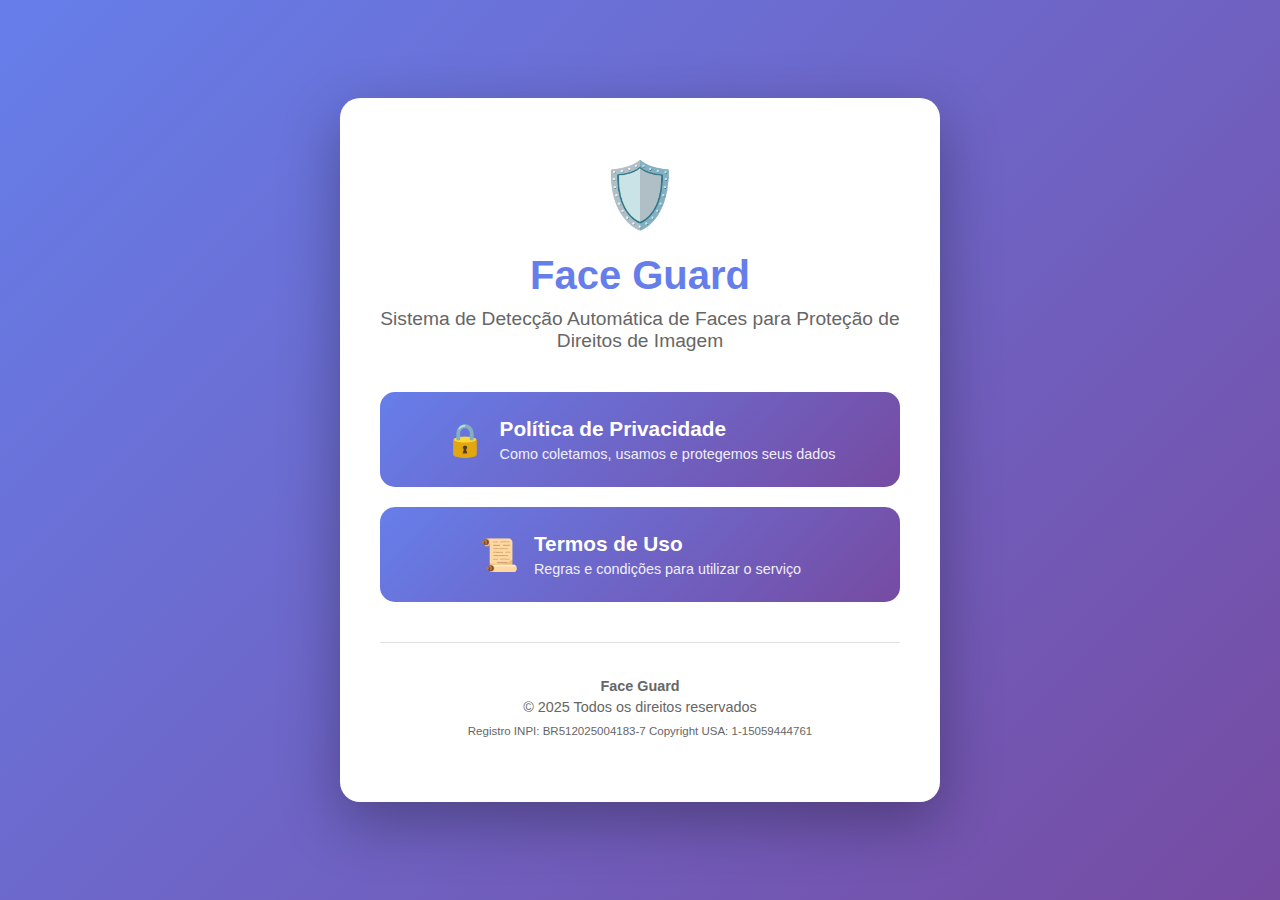
<file: index.html>
<!DOCTYPE html>
<html lang="pt-BR">
<head>
    <meta charset="UTF-8">
    <meta name="viewport" content="width=device-width, initial-scale=1.0">
    <title>Face Guard - Documentação Legal</title>
    <style>
        * {
            margin: 0;
            padding: 0;
            box-sizing: border-box;
        }
        
        body {
            font-family: -apple-system, BlinkMacSystemFont, 'Segoe UI', Roboto, Oxygen, Ubuntu, Cantarell, sans-serif;
            background: linear-gradient(135deg, #667eea 0%, #764ba2 100%);
            min-height: 100vh;
            display: flex;
            align-items: center;
            justify-content: center;
            padding: 20px;
        }
        
        .container {
            background: white;
            border-radius: 20px;
            box-shadow: 0 20px 60px rgba(0,0,0,0.3);
            padding: 60px 40px;
            max-width: 600px;
            text-align: center;
        }
        
        .logo {
            font-size: 4em;
            margin-bottom: 20px;
        }
        
        h1 {
            color: #667eea;
            font-size: 2.5em;
            margin-bottom: 10px;
        }
        
        .subtitle {
            color: #666;
            font-size: 1.2em;
            margin-bottom: 40px;
        }
        
        .links {
            display: flex;
            flex-direction: column;
            gap: 20px;
        }
        
        .link-card {
            background: linear-gradient(135deg, #667eea 0%, #764ba2 100%);
            color: white;
            padding: 25px;
            border-radius: 15px;
            text-decoration: none;
            transition: transform 0.3s, box-shadow 0.3s;
            display: flex;
            align-items: center;
            justify-content: center;
            gap: 15px;
        }
        
        .link-card:hover {
            transform: translateY(-5px);
            box-shadow: 0 10px 30px rgba(102, 126, 234, 0.4);
        }
        
        .link-card .icon {
            font-size: 2em;
        }
        
        .link-card .text {
            text-align: left;
        }
        
        .link-card .title {
            font-size: 1.3em;
            font-weight: bold;
            margin-bottom: 5px;
        }
        
        .link-card .description {
            font-size: 0.9em;
            opacity: 0.9;
        }
        
        .footer {
            margin-top: 40px;
            padding-top: 30px;
            border-top: 1px solid #e0e0e0;
            color: #666;
            font-size: 0.9em;
        }
        
        .footer p {
            margin: 5px 0;
        }
        
        @media (max-width: 768px) {
            .container {
                padding: 40px 20px;
            }
            h1 {
                font-size: 2em;
            }
            .link-card {
                flex-direction: column;
                text-align: center;
            }
            .link-card .text {
                text-align: center;
            }
        }
    </style>
</head>
<body>
    <div class="container">
        <div class="logo">🛡️</div>
        <h1>Face Guard</h1>
        <p class="subtitle">Sistema de Detecção Automática de Faces  
para Proteção de Direitos de Imagem</p>
        
        <div class="links">
            <a href="privacy-policy.html" class="link-card">
                <div class="icon">🔒</div>
                <div class="text">
                    <div class="title">Política de Privacidade</div>
                    <div class="description">Como coletamos, usamos e protegemos seus dados</div>
                </div>
            </a>
            
            <a href="terms-of-service.html" class="link-card">
                <div class="icon">📜</div>
                <div class="text">
                    <div class="title">Termos de Uso</div>
                    <div class="description">Regras e condições para utilizar o serviço</div>
                </div>
            </a>
        </div>
        
        <div class="footer">
            <p><strong>Face Guard</strong></p>
            <p>© 2025 Todos os direitos reservados</p>
            <p style="margin-top: 10px; font-size: 0.8em;">
                Registro INPI: BR512025004183-7  

                Copyright USA: 1-15059444761
            </p>
        </div>
    </div>
</body>
</html>
</file>
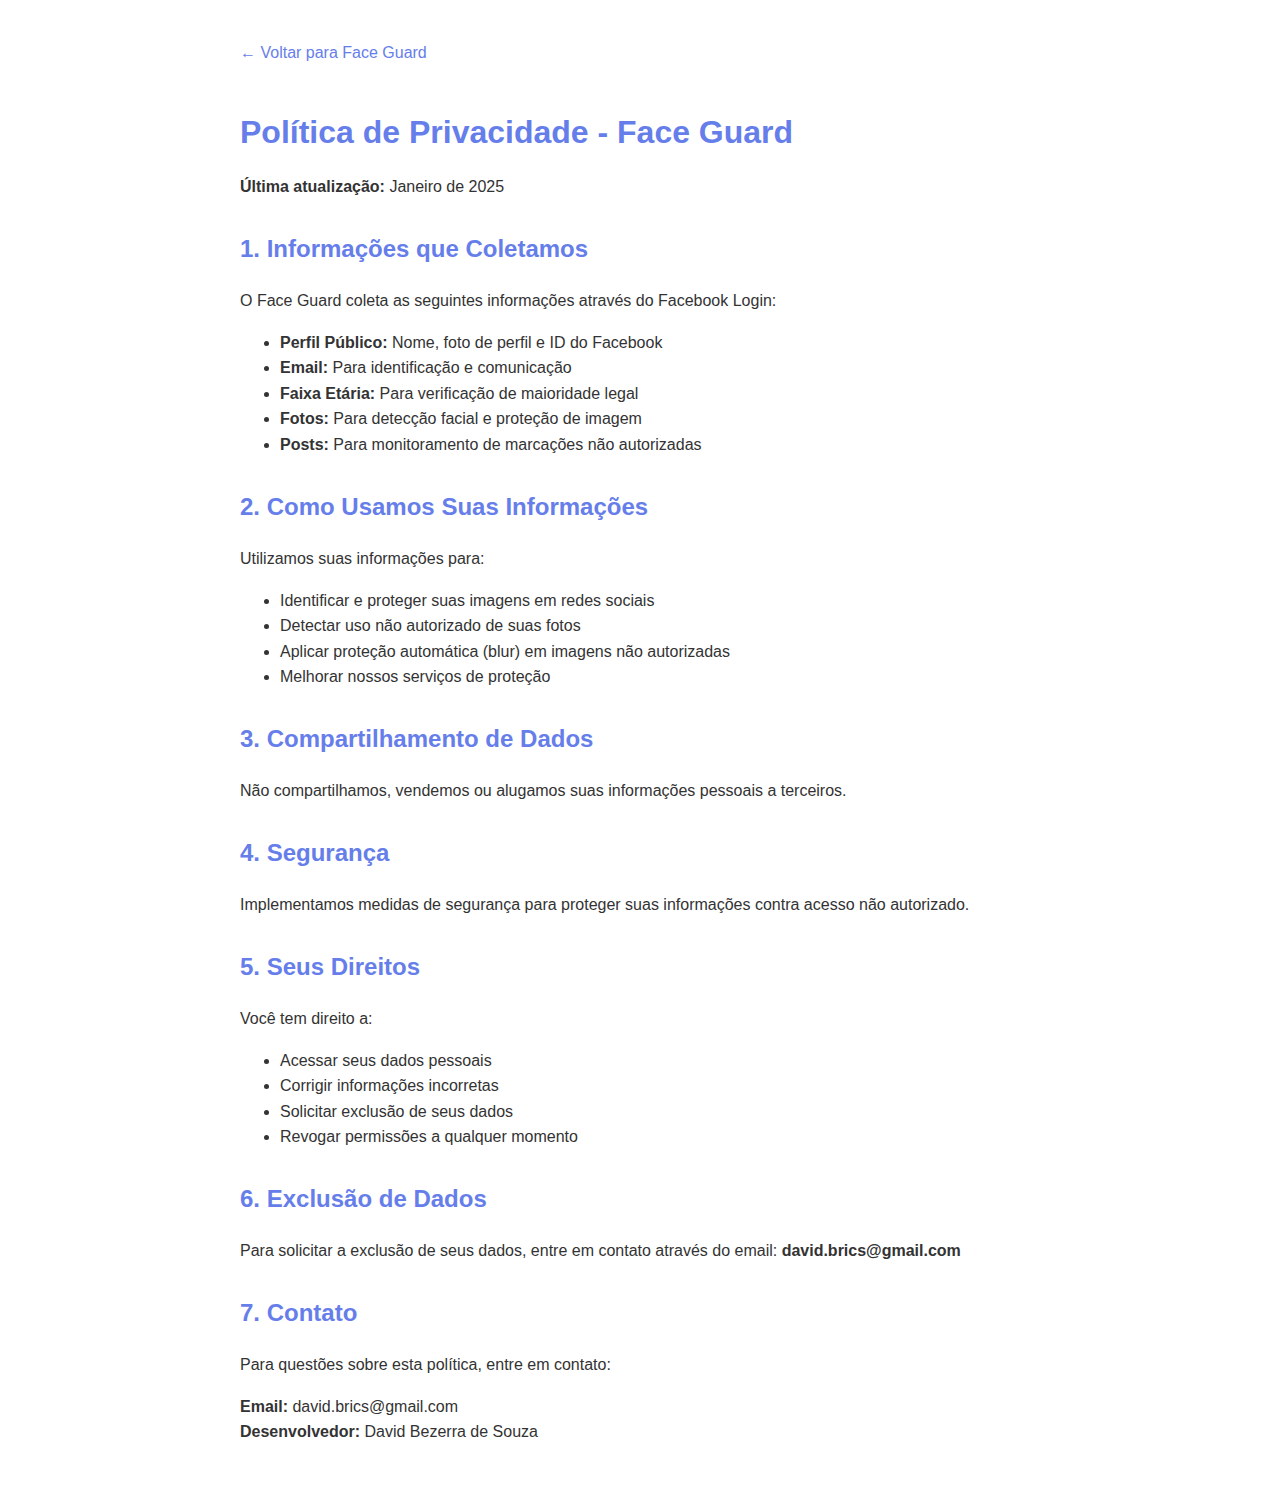
<file: privacy-policy.html>
<!DOCTYPE html>
<html lang="pt-BR">
<head>
    <meta charset="UTF-8">
    <meta name="viewport" content="width=device-width, initial-scale=1.0">
    <title>Privacy Policy - Face Guard</title>
    <style>
        body {
            font-family: -apple-system, BlinkMacSystemFont, 'Segoe UI', Roboto, sans-serif;
            line-height: 1.6;
            max-width: 800px;
            margin: 0 auto;
            padding: 40px 20px;
            color: #333;
        }
        h1 { color: #667eea; margin-bottom: 10px; }
        h2 { color: #667eea; margin-top: 30px; }
        .back-link { display: inline-block; margin-bottom: 20px; color: #667eea; text-decoration: none; }
        .back-link:hover { text-decoration: underline; }
    </style>
</head>
<body>
    <a href="../" class="back-link">← Voltar para Face Guard</a>
    
    <h1>Política de Privacidade - Face Guard</h1>
    <p><strong>Última atualização:</strong> Janeiro de 2025</p>

    <h2>1. Informações que Coletamos</h2>
    <p>O Face Guard coleta as seguintes informações através do Facebook Login:</p>
    <ul>
        <li><strong>Perfil Público:</strong> Nome, foto de perfil e ID do Facebook</li>
        <li><strong>Email:</strong> Para identificação e comunicação</li>
        <li><strong>Faixa Etária:</strong> Para verificação de maioridade legal</li>
        <li><strong>Fotos:</strong> Para detecção facial e proteção de imagem</li>
        <li><strong>Posts:</strong> Para monitoramento de marcações não autorizadas</li>
    </ul>

    <h2>2. Como Usamos Suas Informações</h2>
    <p>Utilizamos suas informações para:</p>
    <ul>
        <li>Identificar e proteger suas imagens em redes sociais</li>
        <li>Detectar uso não autorizado de suas fotos</li>
        <li>Aplicar proteção automática (blur) em imagens não autorizadas</li>
        <li>Melhorar nossos serviços de proteção</li>
    </ul>

    <h2>3. Compartilhamento de Dados</h2>
    <p>Não compartilhamos, vendemos ou alugamos suas informações pessoais a terceiros.</p>

    <h2>4. Segurança</h2>
    <p>Implementamos medidas de segurança para proteger suas informações contra acesso não autorizado.</p>

    <h2>5. Seus Direitos</h2>
    <p>Você tem direito a:</p>
    <ul>
        <li>Acessar seus dados pessoais</li>
        <li>Corrigir informações incorretas</li>
        <li>Solicitar exclusão de seus dados</li>
        <li>Revogar permissões a qualquer momento</li>
    </ul>

    <h2>6. Exclusão de Dados</h2>
    <p>Para solicitar a exclusão de seus dados, entre em contato através do email: <strong>david.brics@gmail.com</strong></p>

    <h2>7. Contato</h2>
    <p>Para questões sobre esta política, entre em contato:</p>
    <p><strong>Email:</strong> david.brics@gmail.com<br>
    <strong>Desenvolvedor:</strong> David Bezerra de Souza</p>
</body>
</html>
</file>
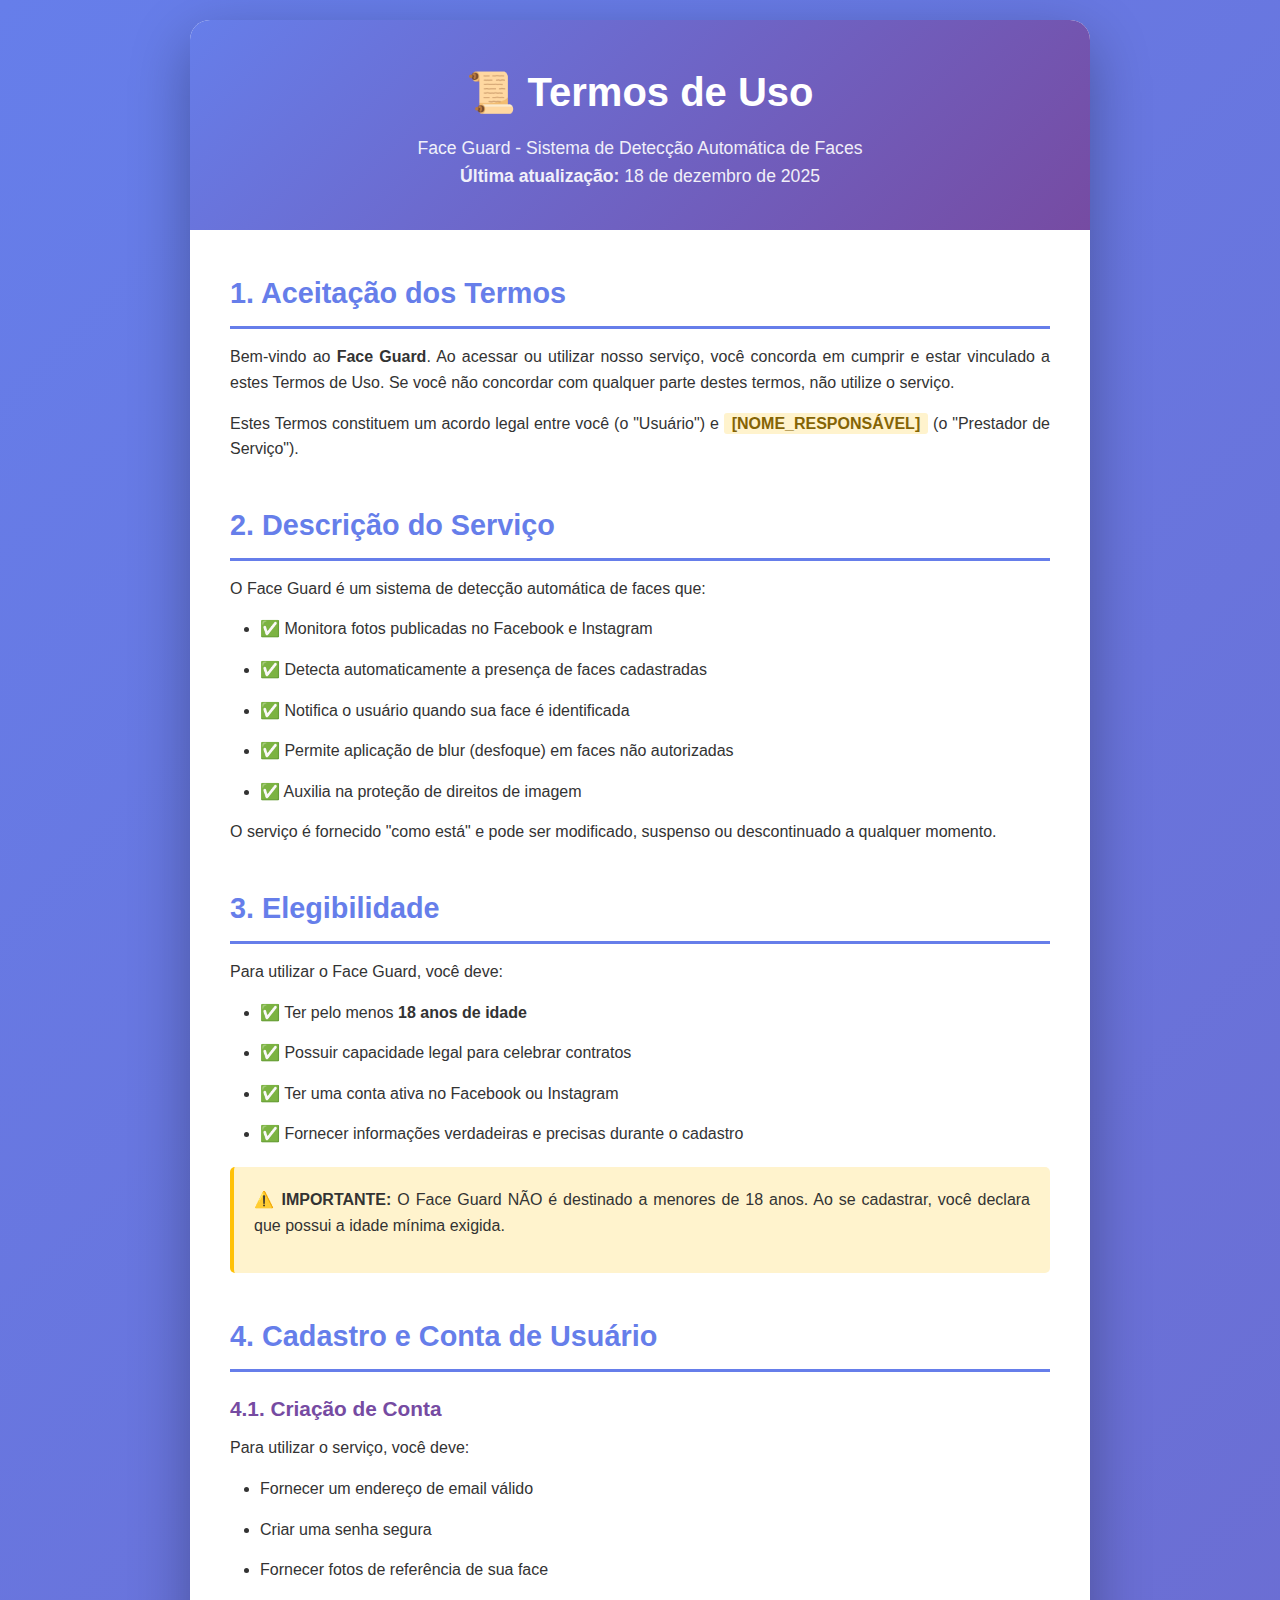
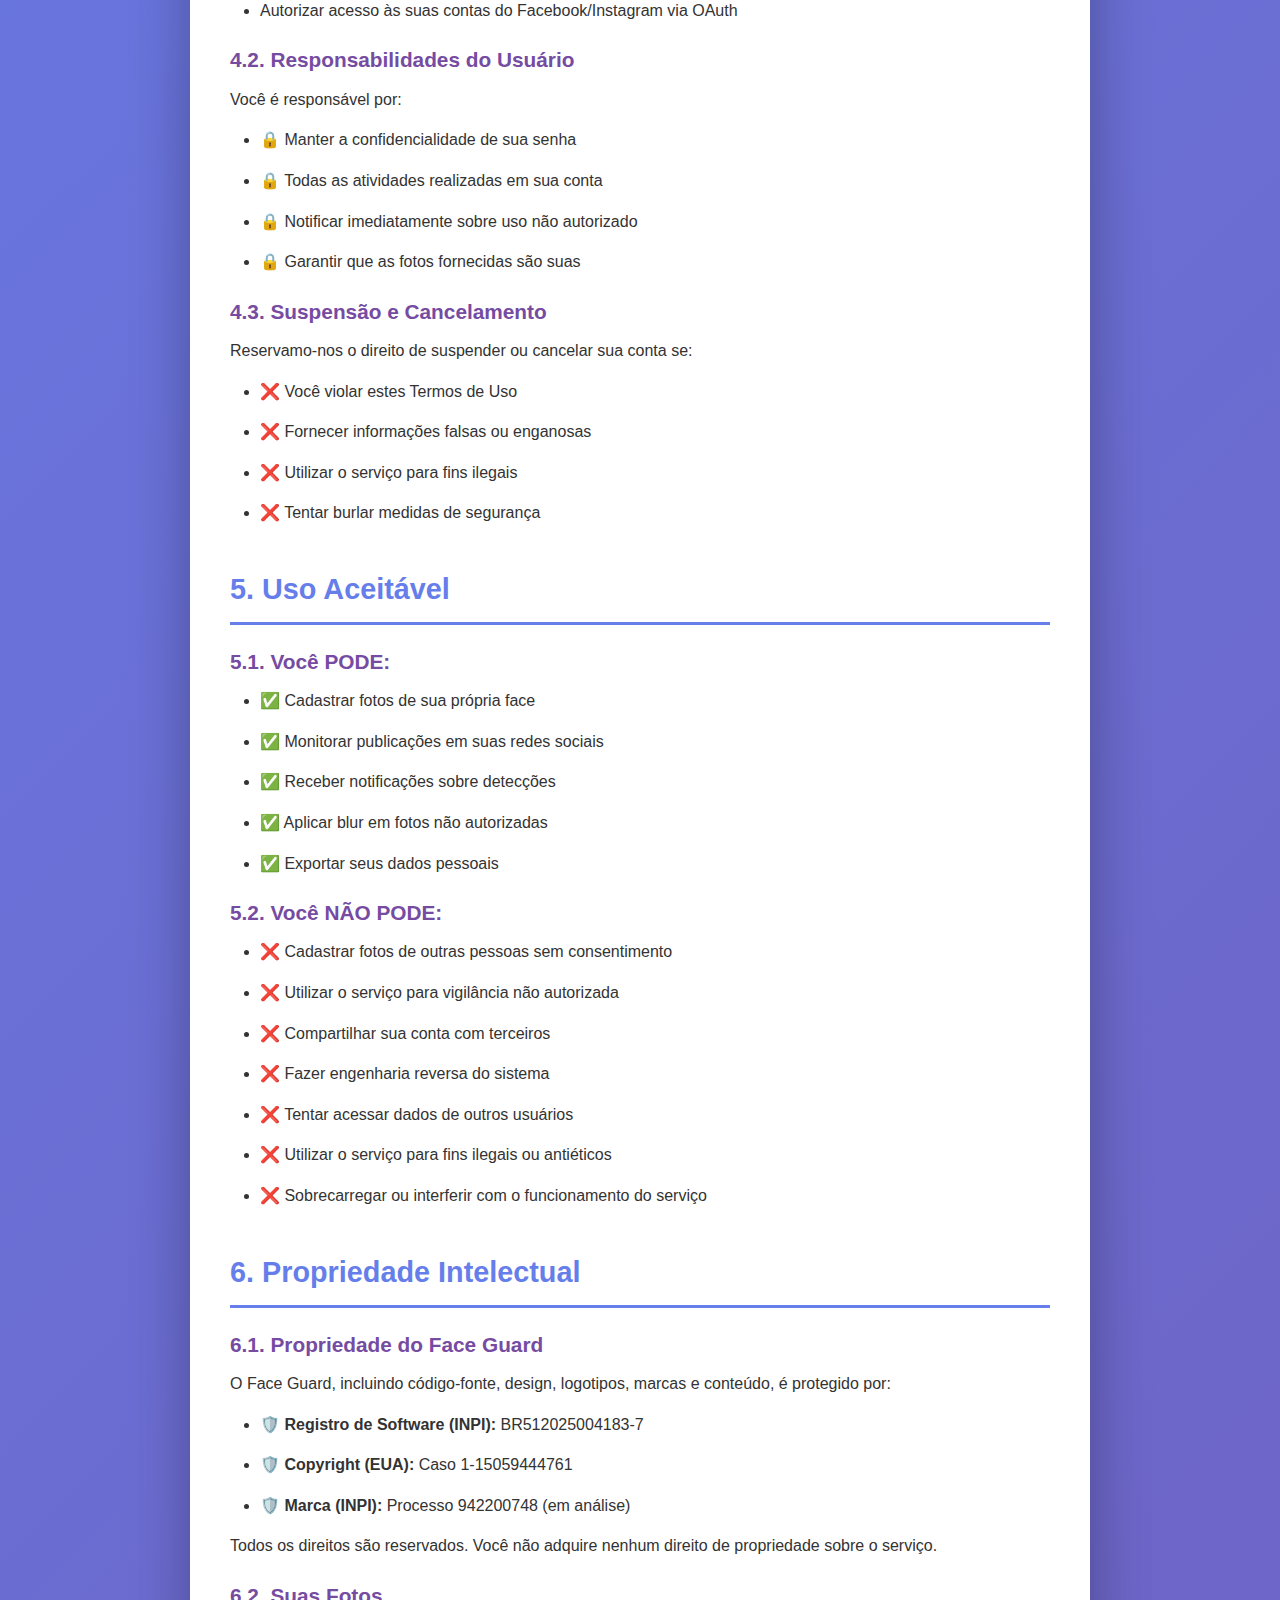
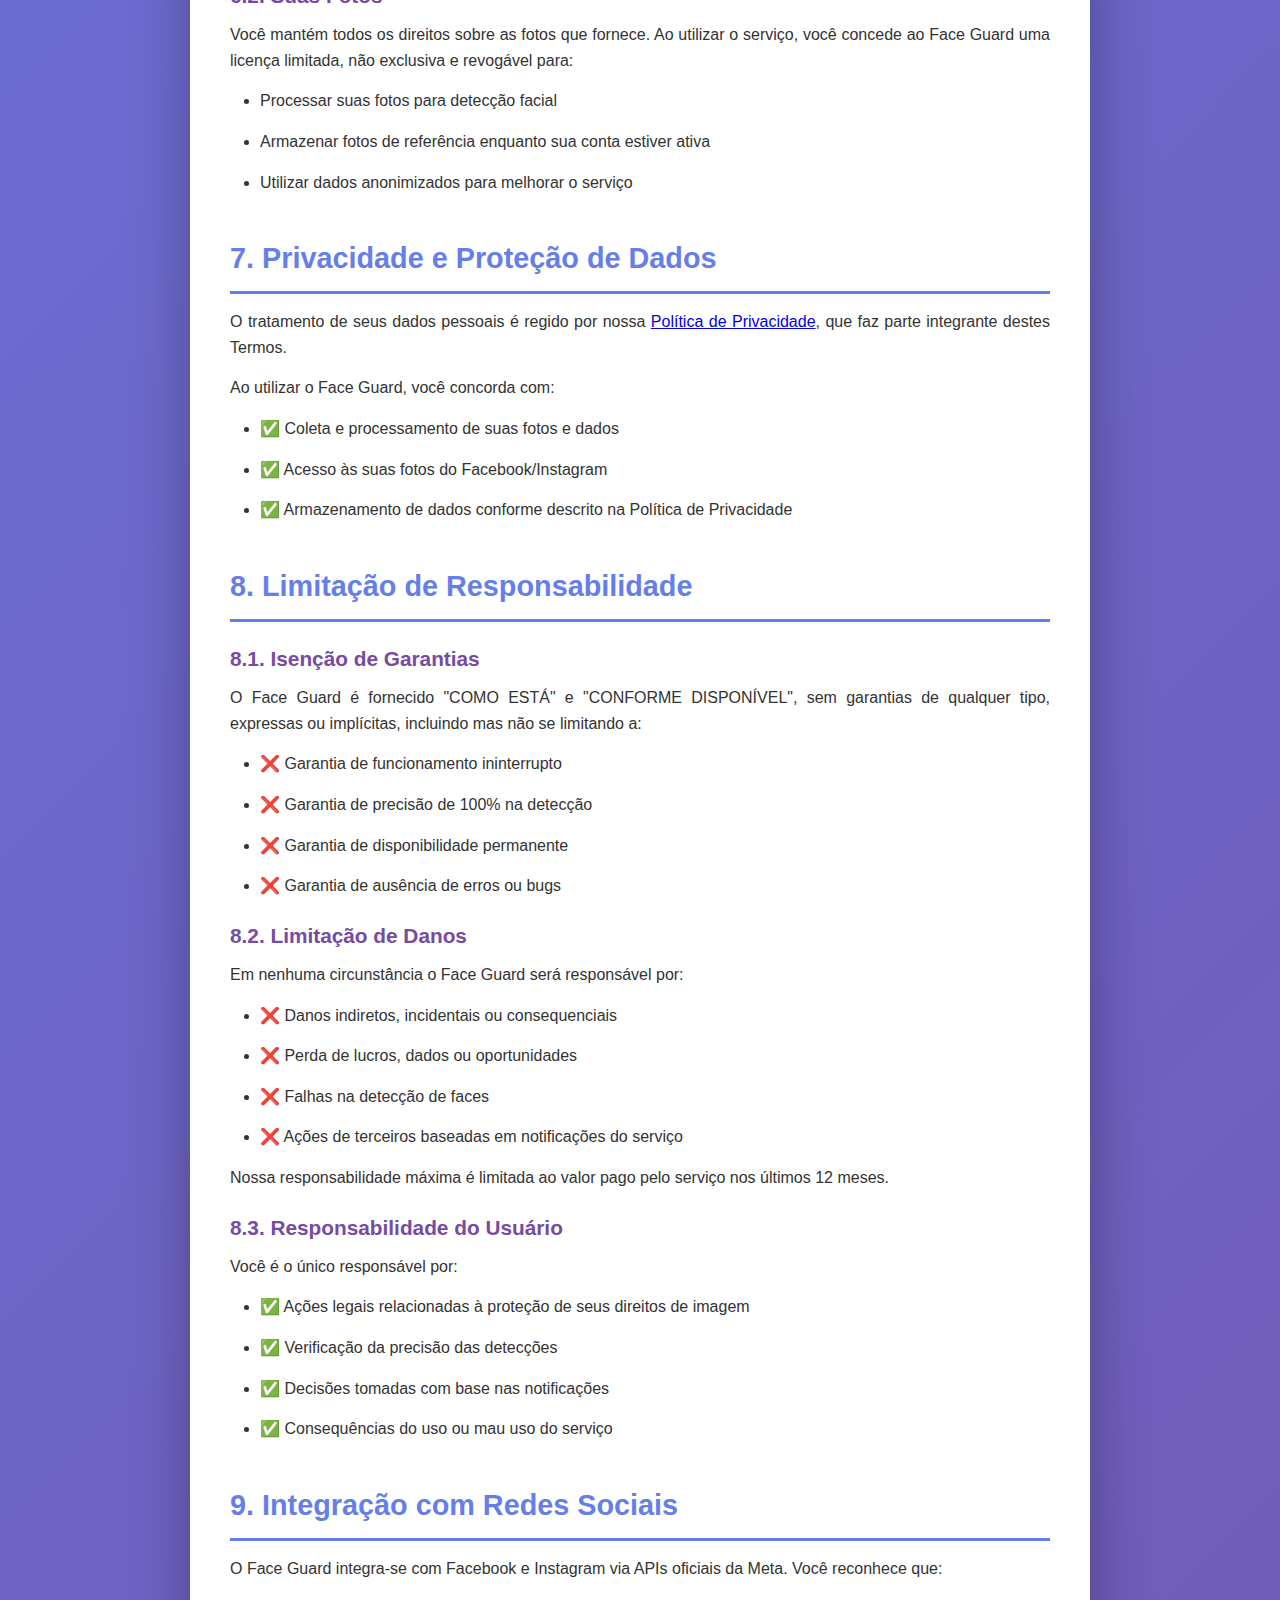
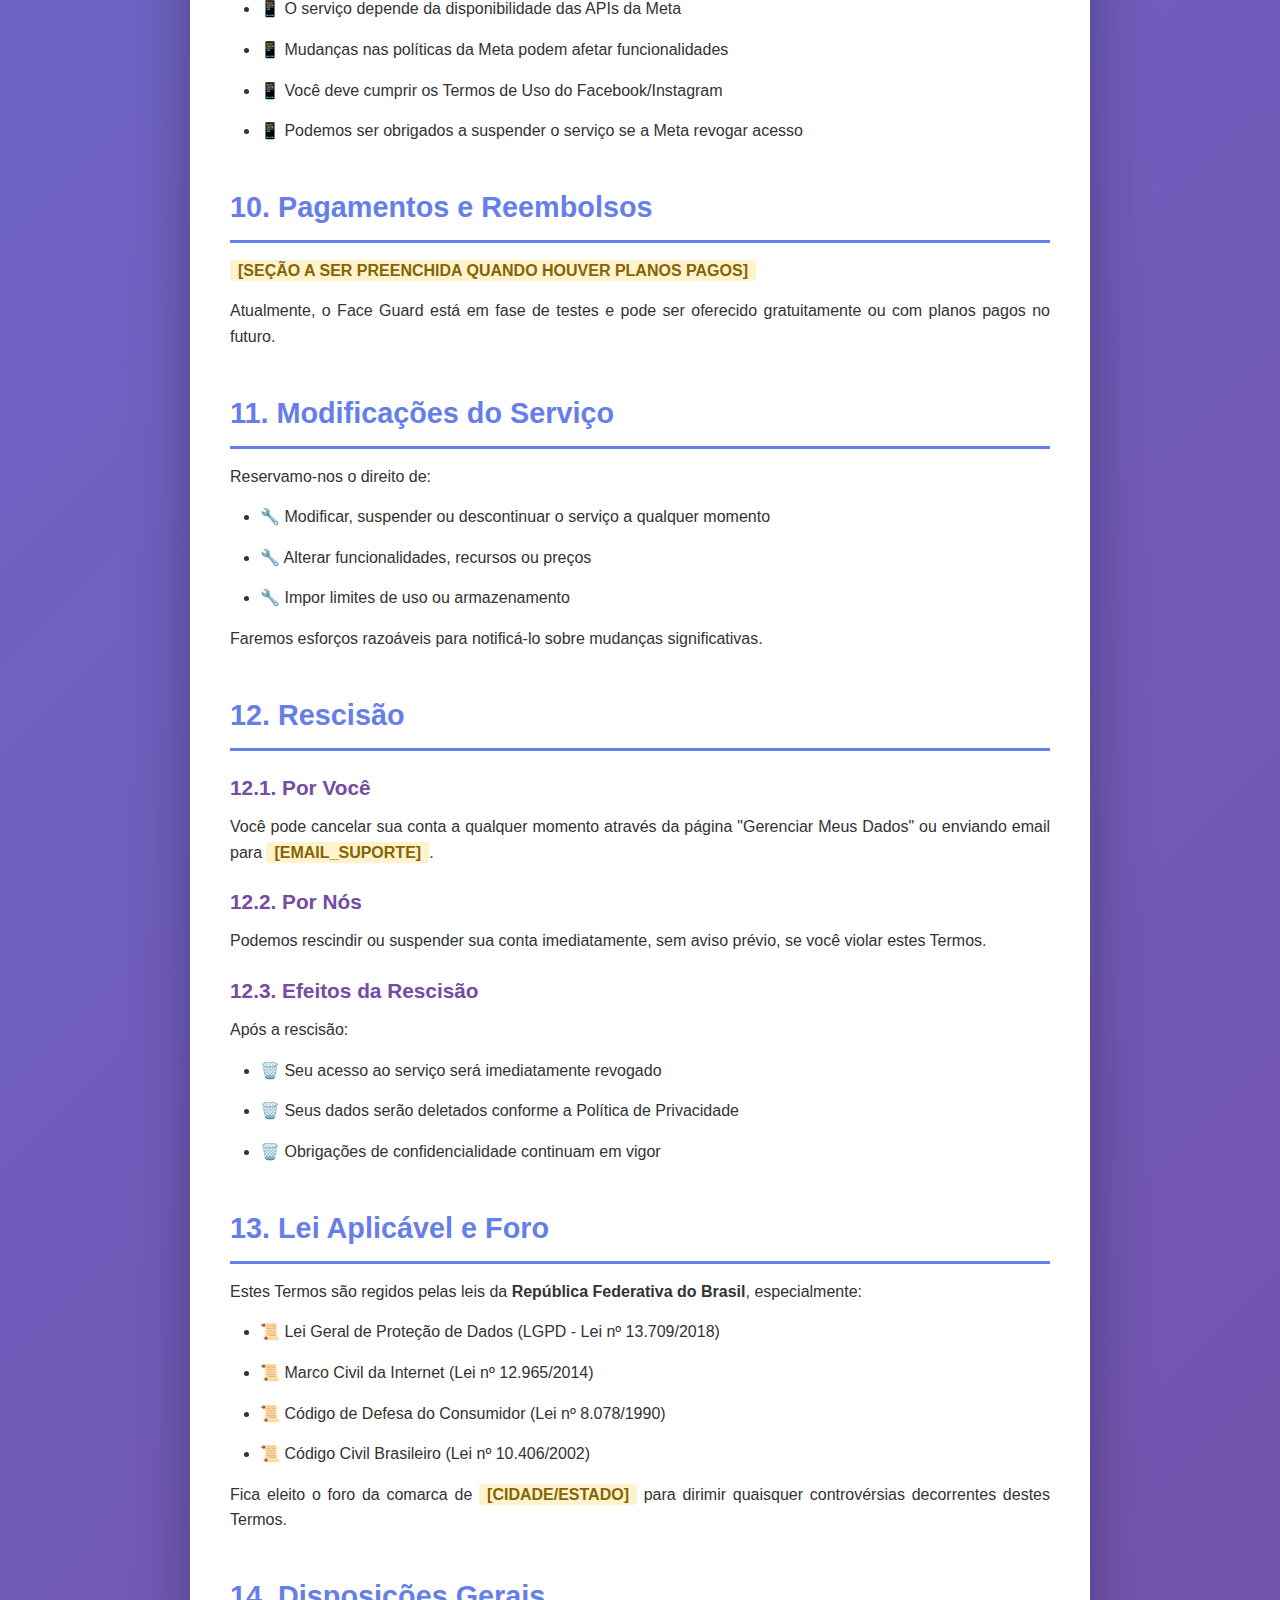
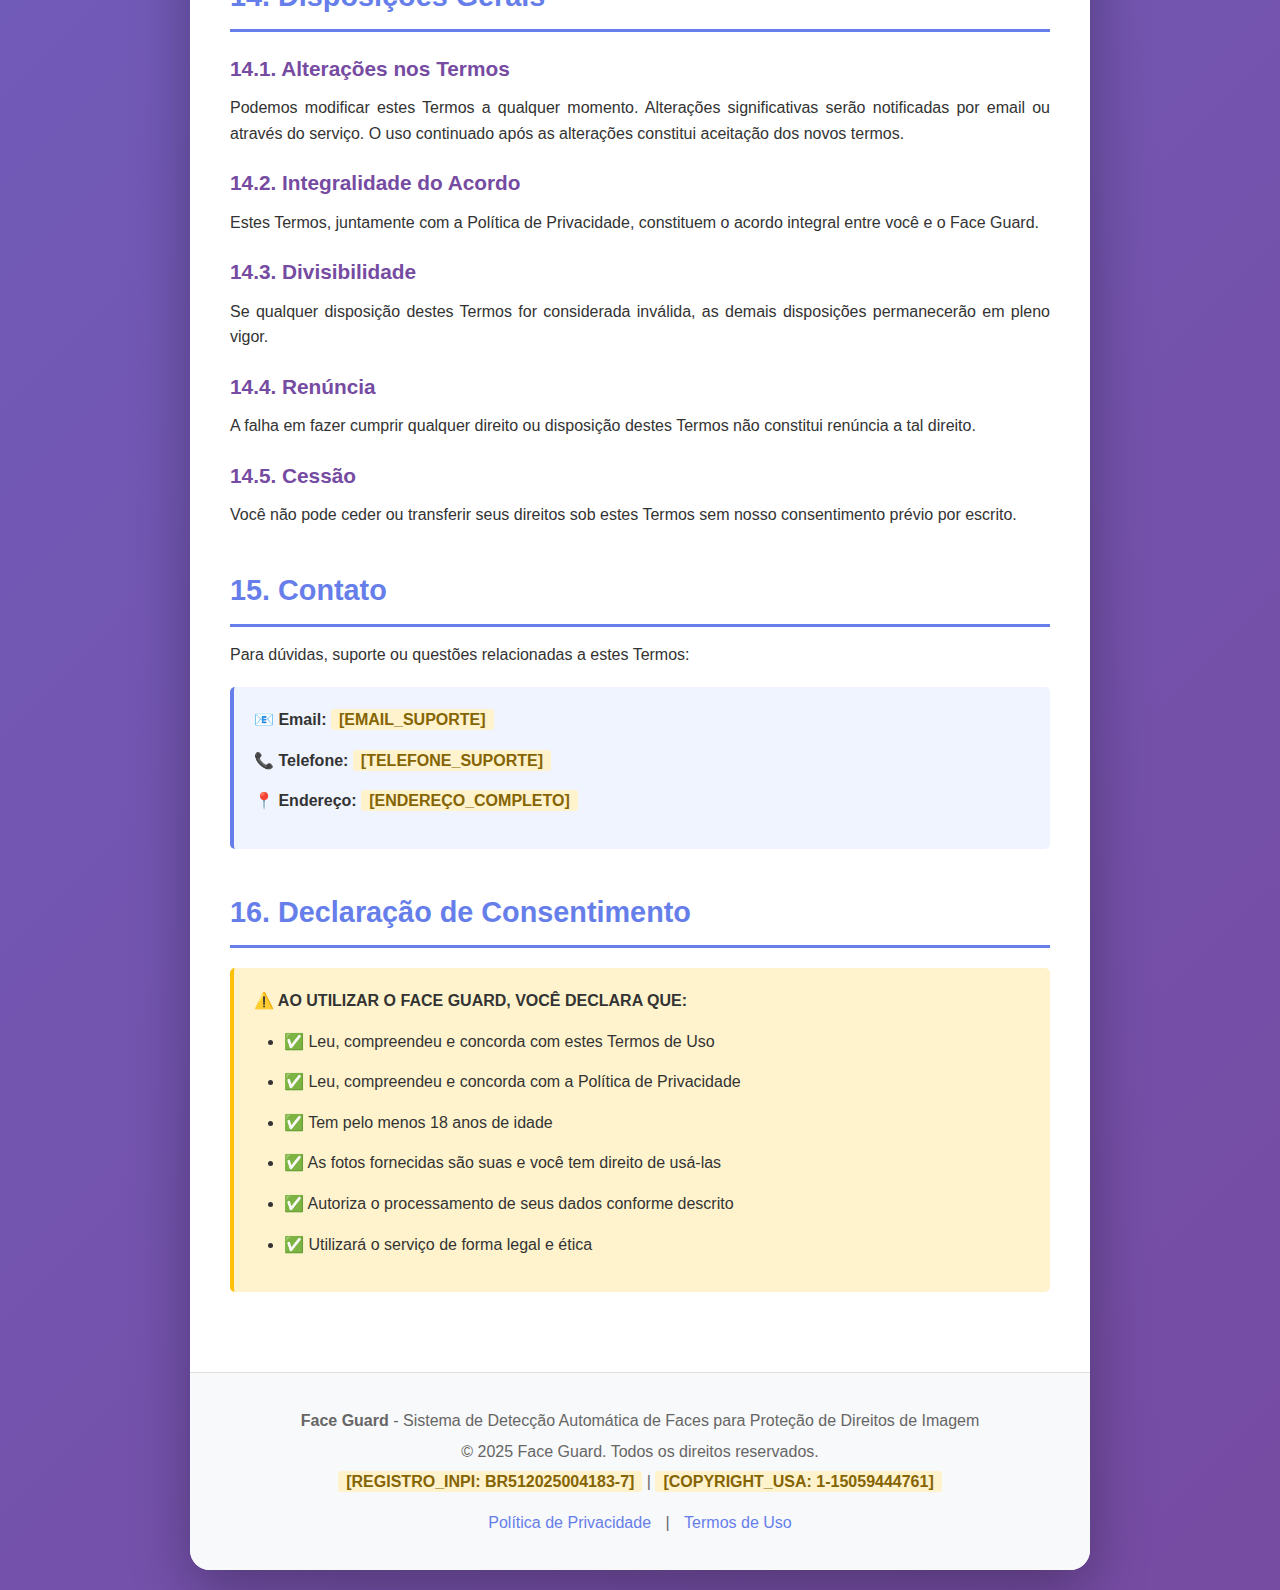
<file: terms-of-service.html>
<!DOCTYPE html>
<html lang="pt-BR">
<head>
    <meta charset="UTF-8">
    <meta name="viewport" content="width=device-width, initial-scale=1.0">
    <title>Termos de Uso - Face Guard</title>
    <style>
        * {
            margin: 0;
            padding: 0;
            box-sizing: border-box;
        }
        
        body {
            font-family: -apple-system, BlinkMacSystemFont, 'Segoe UI', Roboto, Oxygen, Ubuntu, Cantarell, sans-serif;
            line-height: 1.6;
            color: #333;
            background: linear-gradient(135deg, #667eea 0%, #764ba2 100%);
            min-height: 100vh;
            padding: 20px;
        }
        
        .container {
            max-width: 900px;
            margin: 0 auto;
            background: white;
            border-radius: 20px;
            box-shadow: 0 20px 60px rgba(0,0,0,0.3);
            overflow: hidden;
        }
        
        .header {
            background: linear-gradient(135deg, #667eea 0%, #764ba2 100%);
            color: white;
            padding: 40px;
            text-align: center;
        }
        
        .header h1 {
            font-size: 2.5em;
            margin-bottom: 10px;
        }
        
        .header p {
            font-size: 1.1em;
            opacity: 0.9;
        }
        
        .content {
            padding: 40px;
        }
        
        .section {
            margin-bottom: 40px;
        }
        
        .section h2 {
            color: #667eea;
            font-size: 1.8em;
            margin-bottom: 15px;
            padding-bottom: 10px;
            border-bottom: 3px solid #667eea;
        }
        
        .section h3 {
            color: #764ba2;
            font-size: 1.3em;
            margin: 20px 0 10px 0;
        }
        
        .section p, .section li {
            margin-bottom: 15px;
            text-align: justify;
        }
        
        .section ul {
            margin-left: 30px;
        }
        
        .highlight {
            background: #f0f4ff;
            padding: 20px;
            border-left: 4px solid #667eea;
            margin: 20px 0;
            border-radius: 5px;
        }
        
        .warning {
            background: #fff3cd;
            padding: 20px;
            border-left: 4px solid #ffc107;
            margin: 20px 0;
            border-radius: 5px;
        }
        
        .footer {
            background: #f8f9fa;
            padding: 30px 40px;
            text-align: center;
            color: #666;
            border-top: 1px solid #e0e0e0;
        }
        
        .footer p {
            margin: 5px 0;
        }
        
        .placeholder {
            background: #fff3cd;
            padding: 2px 8px;
            border-radius: 3px;
            font-weight: bold;
            color: #856404;
        }
        
        @media (max-width: 768px) {
            .header h1 {
                font-size: 2em;
            }
            .content {
                padding: 20px;
            }
            .section h2 {
                font-size: 1.5em;
            }
        }
    </style>
</head>
<body>
    <div class="container">
        <div class="header">
            <h1>📜 Termos de Uso</h1>
            <p>Face Guard - Sistema de Detecção Automática de Faces</p>
            <p><strong>Última atualização:</strong> 18 de dezembro de 2025</p>
        </div>
        
        <div class="content">
            <div class="section">
                <h2>1. Aceitação dos Termos</h2>
                <p>Bem-vindo ao <strong>Face Guard</strong>. Ao acessar ou utilizar nosso serviço, você concorda em cumprir e estar vinculado a estes Termos de Uso. Se você não concordar com qualquer parte destes termos, não utilize o serviço.</p>
                <p>Estes Termos constituem um acordo legal entre você (o "Usuário") e <span class="placeholder">[NOME_RESPONSÁVEL]</span> (o "Prestador de Serviço").</p>
            </div>

            <div class="section">
                <h2>2. Descrição do Serviço</h2>
                <p>O Face Guard é um sistema de detecção automática de faces que:</p>
                <ul>
                    <li>✅ Monitora fotos publicadas no Facebook e Instagram</li>
                    <li>✅ Detecta automaticamente a presença de faces cadastradas</li>
                    <li>✅ Notifica o usuário quando sua face é identificada</li>
                    <li>✅ Permite aplicação de blur (desfoque) em faces não autorizadas</li>
                    <li>✅ Auxilia na proteção de direitos de imagem</li>
                </ul>
                <p>O serviço é fornecido "como está" e pode ser modificado, suspenso ou descontinuado a qualquer momento.</p>
            </div>

            <div class="section">
                <h2>3. Elegibilidade</h2>
                <p>Para utilizar o Face Guard, você deve:</p>
                <ul>
                    <li>✅ Ter pelo menos <strong>18 anos de idade</strong></li>
                    <li>✅ Possuir capacidade legal para celebrar contratos</li>
                    <li>✅ Ter uma conta ativa no Facebook ou Instagram</li>
                    <li>✅ Fornecer informações verdadeiras e precisas durante o cadastro</li>
                </ul>
                <div class="warning">
                    <p><strong>⚠️ IMPORTANTE:</strong> O Face Guard NÃO é destinado a menores de 18 anos. Ao se cadastrar, você declara que possui a idade mínima exigida.</p>
                </div>
            </div>

            <div class="section">
                <h2>4. Cadastro e Conta de Usuário</h2>
                <h3>4.1. Criação de Conta</h3>
                <p>Para utilizar o serviço, você deve:</p>
                <ul>
                    <li>Fornecer um endereço de email válido</li>
                    <li>Criar uma senha segura</li>
                    <li>Fornecer fotos de referência de sua face</li>
                    <li>Autorizar acesso às suas contas do Facebook/Instagram via OAuth</li>
                </ul>

                <h3>4.2. Responsabilidades do Usuário</h3>
                <p>Você é responsável por:</p>
                <ul>
                    <li>🔒 Manter a confidencialidade de sua senha</li>
                    <li>🔒 Todas as atividades realizadas em sua conta</li>
                    <li>🔒 Notificar imediatamente sobre uso não autorizado</li>
                    <li>🔒 Garantir que as fotos fornecidas são suas</li>
                </ul>

                <h3>4.3. Suspensão e Cancelamento</h3>
                <p>Reservamo-nos o direito de suspender ou cancelar sua conta se:</p>
                <ul>
                    <li>❌ Você violar estes Termos de Uso</li>
                    <li>❌ Fornecer informações falsas ou enganosas</li>
                    <li>❌ Utilizar o serviço para fins ilegais</li>
                    <li>❌ Tentar burlar medidas de segurança</li>
                </ul>
            </div>

            <div class="section">
                <h2>5. Uso Aceitável</h2>
                <h3>5.1. Você PODE:</h3>
                <ul>
                    <li>✅ Cadastrar fotos de sua própria face</li>
                    <li>✅ Monitorar publicações em suas redes sociais</li>
                    <li>✅ Receber notificações sobre detecções</li>
                    <li>✅ Aplicar blur em fotos não autorizadas</li>
                    <li>✅ Exportar seus dados pessoais</li>
                </ul>

                <h3>5.2. Você NÃO PODE:</h3>
                <ul>
                    <li>❌ Cadastrar fotos de outras pessoas sem consentimento</li>
                    <li>❌ Utilizar o serviço para vigilância não autorizada</li>
                    <li>❌ Compartilhar sua conta com terceiros</li>
                    <li>❌ Fazer engenharia reversa do sistema</li>
                    <li>❌ Tentar acessar dados de outros usuários</li>
                    <li>❌ Utilizar o serviço para fins ilegais ou antiéticos</li>
                    <li>❌ Sobrecarregar ou interferir com o funcionamento do serviço</li>
                </ul>
            </div>

            <div class="section">
                <h2>6. Propriedade Intelectual</h2>
                <h3>6.1. Propriedade do Face Guard</h3>
                <p>O Face Guard, incluindo código-fonte, design, logotipos, marcas e conteúdo, é protegido por:</p>
                <ul>
                    <li>🛡️ <strong>Registro de Software (INPI):</strong> BR512025004183-7</li>
                    <li>🛡️ <strong>Copyright (EUA):</strong> Caso 1-15059444761</li>
                    <li>🛡️ <strong>Marca (INPI):</strong> Processo 942200748 (em análise)</li>
                </ul>
                <p>Todos os direitos são reservados. Você não adquire nenhum direito de propriedade sobre o serviço.</p>

                <h3>6.2. Suas Fotos</h3>
                <p>Você mantém todos os direitos sobre as fotos que fornece. Ao utilizar o serviço, você concede ao Face Guard uma licença limitada, não exclusiva e revogável para:</p>
                <ul>
                    <li>Processar suas fotos para detecção facial</li>
                    <li>Armazenar fotos de referência enquanto sua conta estiver ativa</li>
                    <li>Utilizar dados anonimizados para melhorar o serviço</li>
                </ul>
            </div>

            <div class="section">
                <h2>7. Privacidade e Proteção de Dados</h2>
                <p>O tratamento de seus dados pessoais é regido por nossa <a href="privacy-policy.html" target="_blank">Política de Privacidade</a>, que faz parte integrante destes Termos.</p>
                <p>Ao utilizar o Face Guard, você concorda com:</p>
                <ul>
                    <li>✅ Coleta e processamento de suas fotos e dados</li>
                    <li>✅ Acesso às suas fotos do Facebook/Instagram</li>
                    <li>✅ Armazenamento de dados conforme descrito na Política de Privacidade</li>
                </ul>
            </div>

            <div class="section">
                <h2>8. Limitação de Responsabilidade</h2>
                <h3>8.1. Isenção de Garantias</h3>
                <p>O Face Guard é fornecido "COMO ESTÁ" e "CONFORME DISPONÍVEL", sem garantias de qualquer tipo, expressas ou implícitas, incluindo mas não se limitando a:</p>
                <ul>
                    <li>❌ Garantia de funcionamento ininterrupto</li>
                    <li>❌ Garantia de precisão de 100% na detecção</li>
                    <li>❌ Garantia de disponibilidade permanente</li>
                    <li>❌ Garantia de ausência de erros ou bugs</li>
                </ul>

                <h3>8.2. Limitação de Danos</h3>
                <p>Em nenhuma circunstância o Face Guard será responsável por:</p>
                <ul>
                    <li>❌ Danos indiretos, incidentais ou consequenciais</li>
                    <li>❌ Perda de lucros, dados ou oportunidades</li>
                    <li>❌ Falhas na detecção de faces</li>
                    <li>❌ Ações de terceiros baseadas em notificações do serviço</li>
                </ul>
                <p>Nossa responsabilidade máxima é limitada ao valor pago pelo serviço nos últimos 12 meses.</p>

                <h3>8.3. Responsabilidade do Usuário</h3>
                <p>Você é o único responsável por:</p>
                <ul>
                    <li>✅ Ações legais relacionadas à proteção de seus direitos de imagem</li>
                    <li>✅ Verificação da precisão das detecções</li>
                    <li>✅ Decisões tomadas com base nas notificações</li>
                    <li>✅ Consequências do uso ou mau uso do serviço</li>
                </ul>
            </div>

            <div class="section">
                <h2>9. Integração com Redes Sociais</h2>
                <p>O Face Guard integra-se com Facebook e Instagram via APIs oficiais da Meta. Você reconhece que:</p>
                <ul>
                    <li>📱 O serviço depende da disponibilidade das APIs da Meta</li>
                    <li>📱 Mudanças nas políticas da Meta podem afetar funcionalidades</li>
                    <li>📱 Você deve cumprir os Termos de Uso do Facebook/Instagram</li>
                    <li>📱 Podemos ser obrigados a suspender o serviço se a Meta revogar acesso</li>
                </ul>
            </div>

            <div class="section">
                <h2>10. Pagamentos e Reembolsos</h2>
                <p><span class="placeholder">[SEÇÃO A SER PREENCHIDA QUANDO HOUVER PLANOS PAGOS]</span></p>
                <p>Atualmente, o Face Guard está em fase de testes e pode ser oferecido gratuitamente ou com planos pagos no futuro.</p>
            </div>

            <div class="section">
                <h2>11. Modificações do Serviço</h2>
                <p>Reservamo-nos o direito de:</p>
                <ul>
                    <li>🔧 Modificar, suspender ou descontinuar o serviço a qualquer momento</li>
                    <li>🔧 Alterar funcionalidades, recursos ou preços</li>
                    <li>🔧 Impor limites de uso ou armazenamento</li>
                </ul>
                <p>Faremos esforços razoáveis para notificá-lo sobre mudanças significativas.</p>
            </div>

            <div class="section">
                <h2>12. Rescisão</h2>
                <h3>12.1. Por Você</h3>
                <p>Você pode cancelar sua conta a qualquer momento através da página "Gerenciar Meus Dados" ou enviando email para <span class="placeholder">[EMAIL_SUPORTE]</span>.</p>

                <h3>12.2. Por Nós</h3>
                <p>Podemos rescindir ou suspender sua conta imediatamente, sem aviso prévio, se você violar estes Termos.</p>

                <h3>12.3. Efeitos da Rescisão</h3>
                <p>Após a rescisão:</p>
                <ul>
                    <li>🗑️ Seu acesso ao serviço será imediatamente revogado</li>
                    <li>🗑️ Seus dados serão deletados conforme a Política de Privacidade</li>
                    <li>🗑️ Obrigações de confidencialidade continuam em vigor</li>
                </ul>
            </div>

            <div class="section">
                <h2>13. Lei Aplicável e Foro</h2>
                <p>Estes Termos são regidos pelas leis da <strong>República Federativa do Brasil</strong>, especialmente:</p>
                <ul>
                    <li>📜 Lei Geral de Proteção de Dados (LGPD - Lei nº 13.709/2018)</li>
                    <li>📜 Marco Civil da Internet (Lei nº 12.965/2014)</li>
                    <li>📜 Código de Defesa do Consumidor (Lei nº 8.078/1990)</li>
                    <li>📜 Código Civil Brasileiro (Lei nº 10.406/2002)</li>
                </ul>
                <p>Fica eleito o foro da comarca de <span class="placeholder">[CIDADE/ESTADO]</span> para dirimir quaisquer controvérsias decorrentes destes Termos.</p>
            </div>

            <div class="section">
                <h2>14. Disposições Gerais</h2>
                <h3>14.1. Alterações nos Termos</h3>
                <p>Podemos modificar estes Termos a qualquer momento. Alterações significativas serão notificadas por email ou através do serviço. O uso continuado após as alterações constitui aceitação dos novos termos.</p>

                <h3>14.2. Integralidade do Acordo</h3>
                <p>Estes Termos, juntamente com a Política de Privacidade, constituem o acordo integral entre você e o Face Guard.</p>

                <h3>14.3. Divisibilidade</h3>
                <p>Se qualquer disposição destes Termos for considerada inválida, as demais disposições permanecerão em pleno vigor.</p>

                <h3>14.4. Renúncia</h3>
                <p>A falha em fazer cumprir qualquer direito ou disposição destes Termos não constitui renúncia a tal direito.</p>

                <h3>14.5. Cessão</h3>
                <p>Você não pode ceder ou transferir seus direitos sob estes Termos sem nosso consentimento prévio por escrito.</p>
            </div>

            <div class="section">
                <h2>15. Contato</h2>
                <p>Para dúvidas, suporte ou questões relacionadas a estes Termos:</p>
                <div class="highlight">
                    <p><strong>📧 Email:</strong> <span class="placeholder">[EMAIL_SUPORTE]</span></p>
                    <p><strong>📞 Telefone:</strong> <span class="placeholder">[TELEFONE_SUPORTE]</span></p>
                    <p><strong>📍 Endereço:</strong> <span class="placeholder">[ENDEREÇO_COMPLETO]</span></p>
                </div>
            </div>

            <div class="section">
                <h2>16. Declaração de Consentimento</h2>
                <div class="warning">
                    <p><strong>⚠️ AO UTILIZAR O FACE GUARD, VOCÊ DECLARA QUE:</strong></p>
                    <ul>
                        <li>✅ Leu, compreendeu e concorda com estes Termos de Uso</li>
                        <li>✅ Leu, compreendeu e concorda com a Política de Privacidade</li>
                        <li>✅ Tem pelo menos 18 anos de idade</li>
                        <li>✅ As fotos fornecidas são suas e você tem direito de usá-las</li>
                        <li>✅ Autoriza o processamento de seus dados conforme descrito</li>
                        <li>✅ Utilizará o serviço de forma legal e ética</li>
                    </ul>
                </div>
            </div>
        </div>
        
        <div class="footer">
            <p><strong>Face Guard</strong> - Sistema de Detecção Automática de Faces para Proteção de Direitos de Imagem</p>
            <p>© 2025 Face Guard. Todos os direitos reservados.</p>
            <p><span class="placeholder">[REGISTRO_INPI: BR512025004183-7]</span> | <span class="placeholder">[COPYRIGHT_USA: 1-15059444761]</span></p>
            <p style="margin-top: 15px;">
                <a href="privacy-policy.html" style="color: #667eea; text-decoration: none; margin: 0 10px;">Política de Privacidade</a> | 
                <a href="terms-of-service.html" style="color: #667eea; text-decoration: none; margin: 0 10px;">Termos de Uso</a>
            </p>
        </div>
    </div>
</body>
</html>
</file>
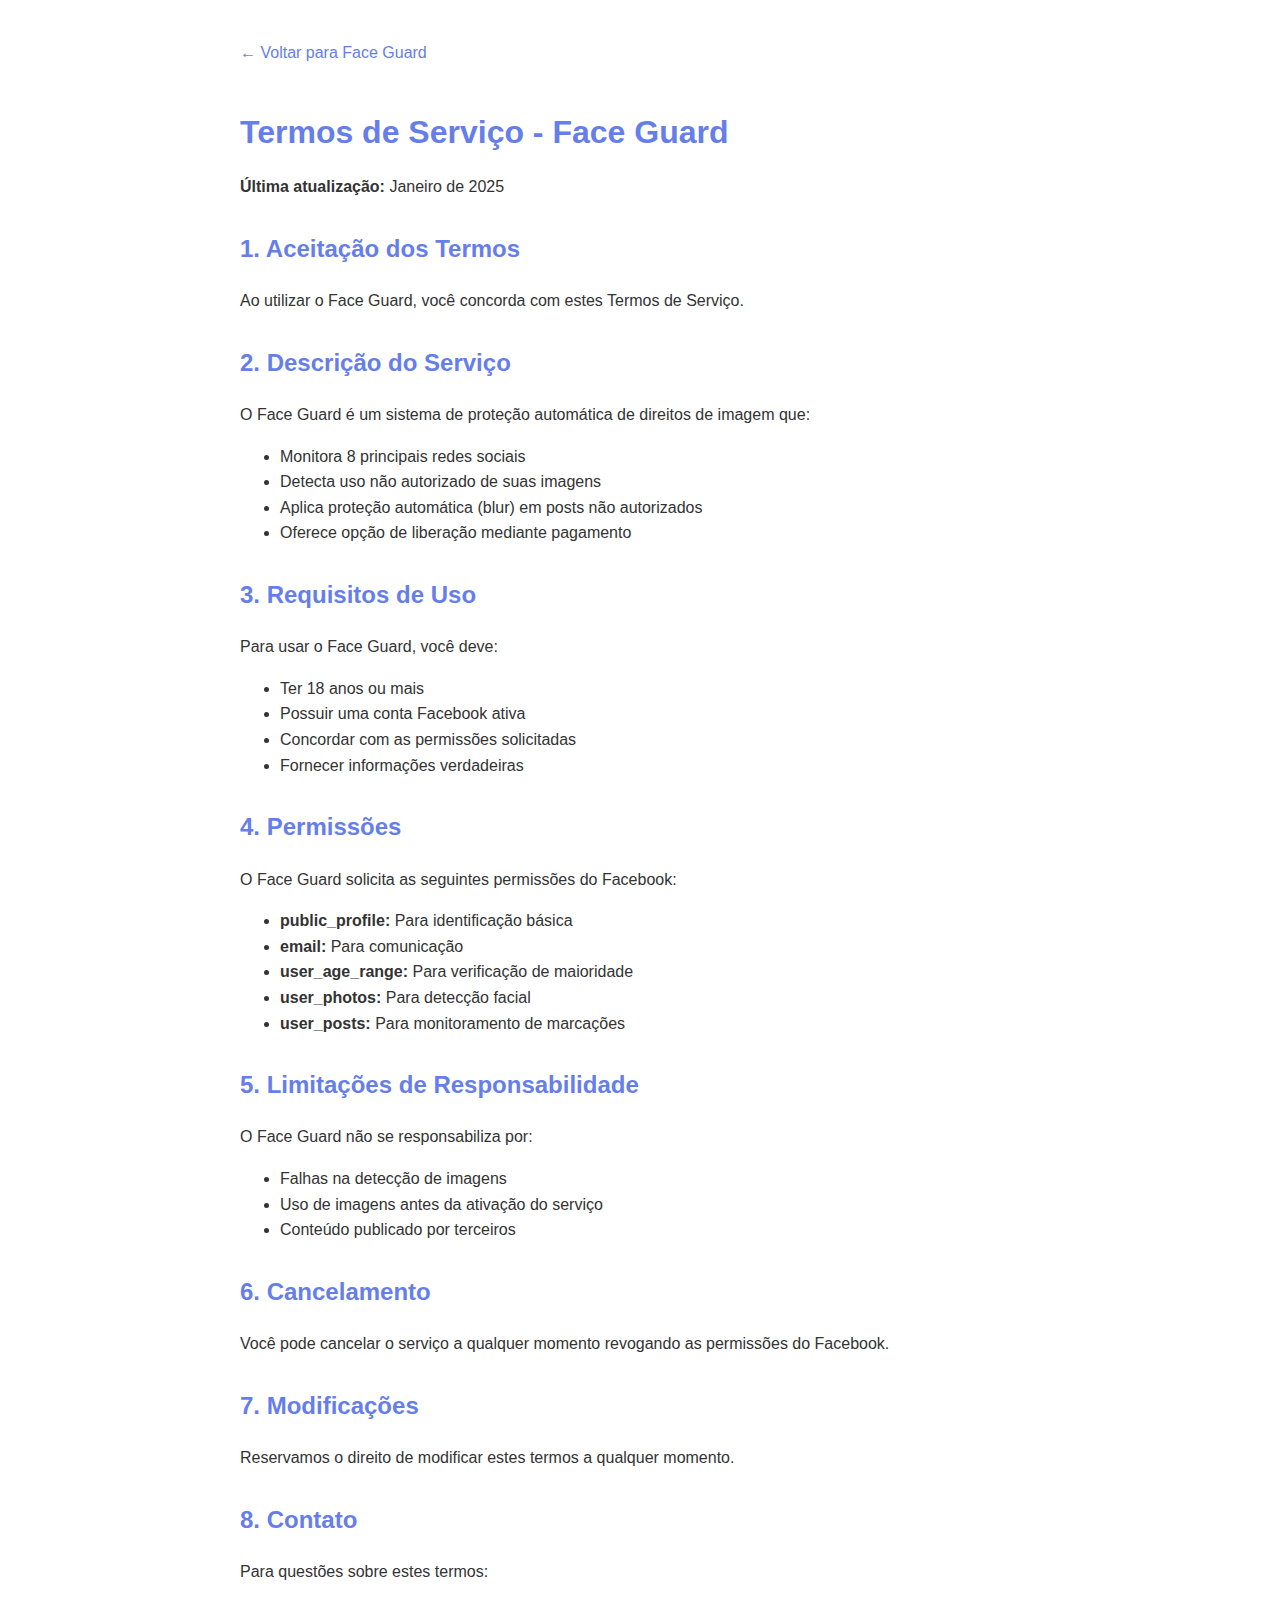
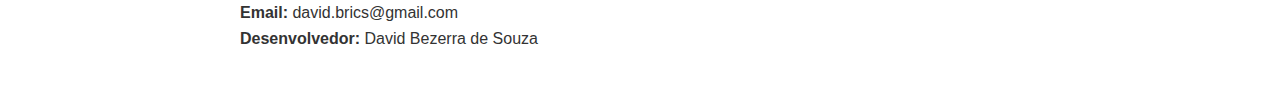
<file: docs/terms-of-service.html>
<!DOCTYPE html>
<html lang="pt-BR">
<head>
    <meta charset="UTF-8">
    <meta name="viewport" content="width=device-width, initial-scale=1.0">
    <title>Terms of Service - Face Guard</title>
    <style>
        body {
            font-family: -apple-system, BlinkMacSystemFont, 'Segoe UI', Roboto, sans-serif;
            line-height: 1.6;
            max-width: 800px;
            margin: 0 auto;
            padding: 40px 20px;
            color: #333;
        }
        h1 { color: #667eea; margin-bottom: 10px; }
        h2 { color: #667eea; margin-top: 30px; }
        .back-link { display: inline-block; margin-bottom: 20px; color: #667eea; text-decoration: none; }
        .back-link:hover { text-decoration: underline; }
    </style>
</head>
<body>
    <a href="../" class="back-link">← Voltar para Face Guard</a>
    
    <h1>Termos de Serviço - Face Guard</h1>
    <p><strong>Última atualização:</strong> Janeiro de 2025</p>

    <h2>1. Aceitação dos Termos</h2>
    <p>Ao utilizar o Face Guard, você concorda com estes Termos de Serviço.</p>

    <h2>2. Descrição do Serviço</h2>
    <p>O Face Guard é um sistema de proteção automática de direitos de imagem que:</p>
    <ul>
        <li>Monitora 8 principais redes sociais</li>
        <li>Detecta uso não autorizado de suas imagens</li>
        <li>Aplica proteção automática (blur) em posts não autorizados</li>
        <li>Oferece opção de liberação mediante pagamento</li>
    </ul>

    <h2>3. Requisitos de Uso</h2>
    <p>Para usar o Face Guard, você deve:</p>
    <ul>
        <li>Ter 18 anos ou mais</li>
        <li>Possuir uma conta Facebook ativa</li>
        <li>Concordar com as permissões solicitadas</li>
        <li>Fornecer informações verdadeiras</li>
    </ul>

    <h2>4. Permissões</h2>
    <p>O Face Guard solicita as seguintes permissões do Facebook:</p>
    <ul>
        <li><strong>public_profile:</strong> Para identificação básica</li>
        <li><strong>email:</strong> Para comunicação</li>
        <li><strong>user_age_range:</strong> Para verificação de maioridade</li>
        <li><strong>user_photos:</strong> Para detecção facial</li>
        <li><strong>user_posts:</strong> Para monitoramento de marcações</li>
    </ul>

    <h2>5. Limitações de Responsabilidade</h2>
    <p>O Face Guard não se responsabiliza por:</p>
    <ul>
        <li>Falhas na detecção de imagens</li>
        <li>Uso de imagens antes da ativação do serviço</li>
        <li>Conteúdo publicado por terceiros</li>
    </ul>

    <h2>6. Cancelamento</h2>
    <p>Você pode cancelar o serviço a qualquer momento revogando as permissões do Facebook.</p>

    <h2>7. Modificações</h2>
    <p>Reservamos o direito de modificar estes termos a qualquer momento.</p>

    <h2>8. Contato</h2>
    <p>Para questões sobre estes termos:</p>
    <p><strong>Email:</strong> david.brics@gmail.com<br>
    <strong>Desenvolvedor:</strong> David Bezerra de Souza</p>
</body>
</html>
</file>
